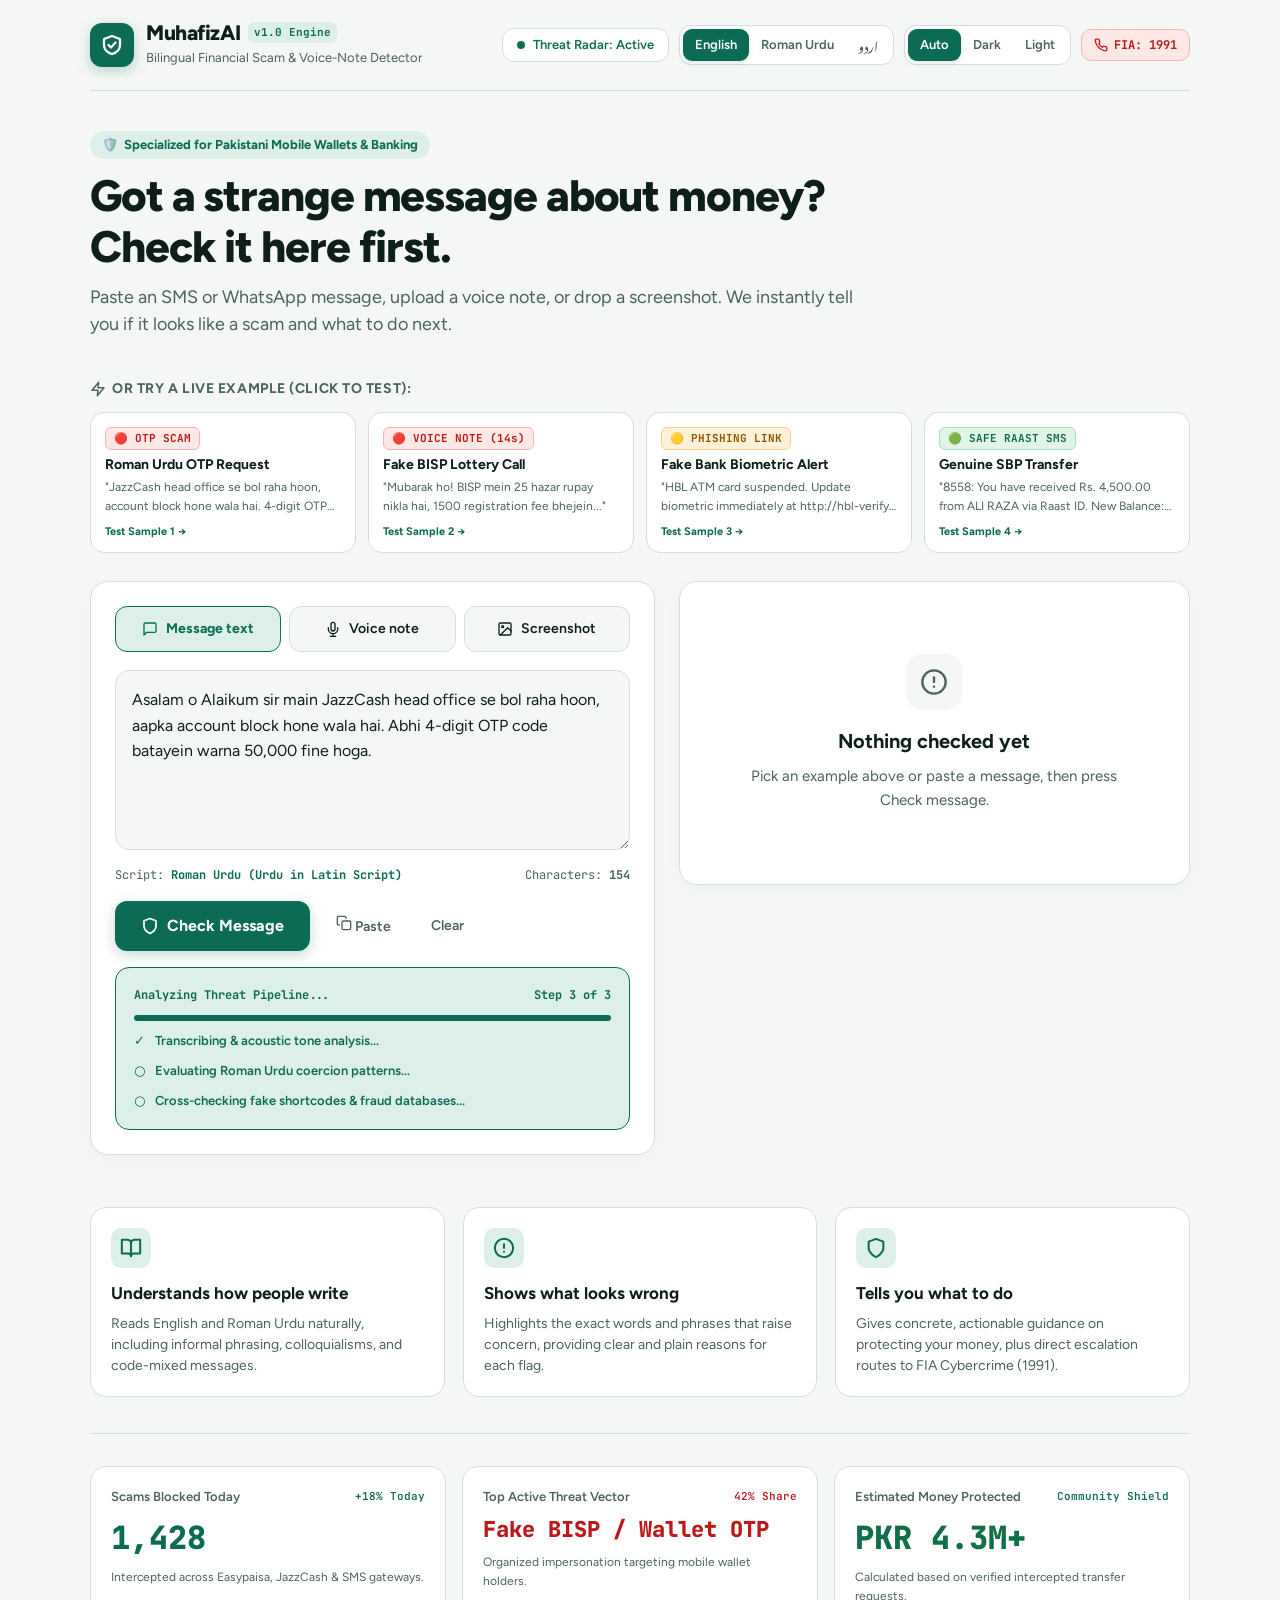
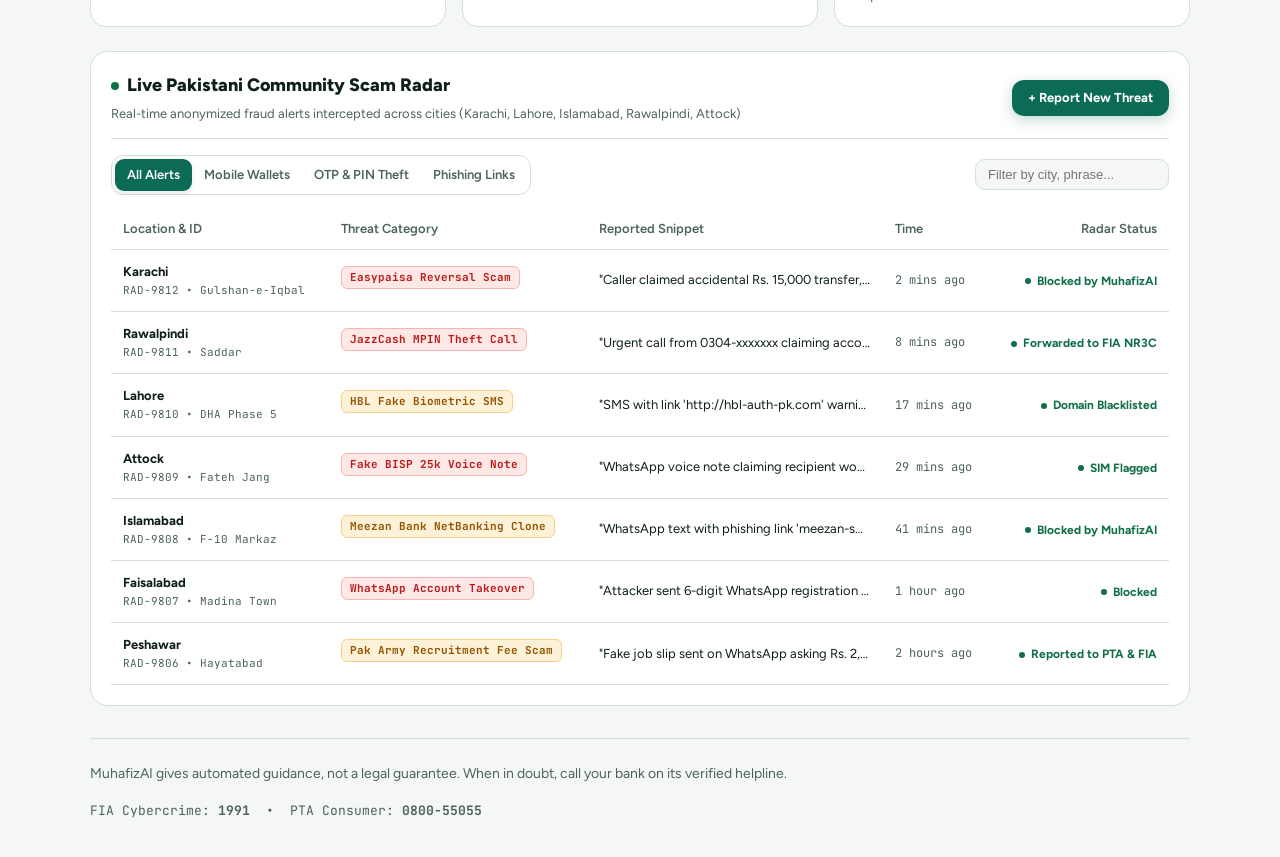
<file: index.html>
<!DOCTYPE html>
<html lang="en">

<head>
  <meta charset="utf-8">
  <meta name="viewport" content="width=device-width, initial-scale=1, viewport-fit=cover">
  <title>MuhafizAI — Bilingual Financial Scam & Voice-Note Detector</title>
  <meta name="description"
    content="AI threat detection for WhatsApp, Voice-Notes, Easypaisa, JazzCash, BISP, and Bank OTP scams in English and Roman Urdu.">

  <!-- Google Fonts: Figtree (Primary), JetBrains Mono (Telemetry), Noto Nastaliq Urdu (Urdu) -->
  <link rel="preconnect" href="https://fonts.googleapis.com">
  <link rel="preconnect" href="https://fonts.gstatic.com" crossorigin>
  <link
    href="https://fonts.googleapis.com/css2?family=Figtree:wght@400;500;600;700;800;900&family=JetBrains+Mono:wght@400;500;600;700&family=Noto+Nastaliq+Urdu:wght@400;600;700&display=swap"
    rel="stylesheet">

  <!-- Main Stylesheet -->
  <link rel="stylesheet" href="css/style.css">
</head>

<body>

  <div class="wrap">
    <!-- TOP HEADER -->
    <header>
      <div class="brand">
        <div class="logo" aria-hidden="true">
          <svg width="24" height="24" viewBox="0 0 24 24" fill="none" stroke="currentColor" stroke-width="2.3"
            stroke-linecap="round" stroke-linejoin="round">
            <path d="M12 3l8 3v6c0 4.5-3.2 7.6-8 9-4.8-1.4-8-4.5-8-9V6l8-3z" />
            <path d="M8.5 12l2.5 2.5 4.5-5" />
          </svg>
        </div>
        <div class="brand-text">
          <div style="display:flex; align-items:center; gap:8px;">
            <b>MuhafizAI</b>
            <span
              style="font-family:'JetBrains Mono',monospace; font-size:11px; padding:2px 6px; border-radius:6px; background:var(--brand-soft); color:var(--brand); font-weight:700;">v1.0
              Engine</span>
          </div>
          <span id="appTagline">Bilingual Financial Scam & Voice-Note Detector</span>
        </div>
      </div>

      <div class="header-controls">
        <!-- Live Radar Status -->
        <div class="radar-chip">
          <span class="radar-dot"></span>
          <span id="radarStatusText">Threat Radar: Active</span>
        </div>

        <!-- Language Toggle Switcher -->
        <div class="seg" role="group" aria-label="Language">
          <button id="langEn" class="active" aria-pressed="true">English</button>
          <button id="langRoman" aria-pressed="false">Roman Urdu</button>
          <button id="langUr" aria-pressed="false" style="font-family:'Noto Nastaliq Urdu',serif;">اردو</button>
        </div>

        <!-- Theme Switcher (Light / Dark) -->
        <div class="seg" role="group" aria-label="Theme">
          <button id="themeAuto" class="active" title="System Theme">Auto</button>
          <button id="themeDark" title="Dark Obsidian Theme">Dark</button>
          <button id="themeLight" title="Clean Light Theme">Light</button>
        </div>

        <!-- Emergency Helpline Badge -->
        <a href="tel:1991"
          style="display:inline-flex; align-items:center; gap:6px; text-decoration:none; font-family:'JetBrains Mono',monospace; font-size:12px; font-weight:700; color:var(--danger); background:var(--danger-soft); border:1px solid var(--danger-border); padding:6px 12px; border-radius:10px;"
          title="FIA NR3C Cyber Crime Helpdesk">
          <svg width="14" height="14" viewBox="0 0 24 24" fill="none" stroke="currentColor" stroke-width="2.2"
            stroke-linecap="round" stroke-linejoin="round">
            <path
              d="M22 16.92v3a2 2 0 0 1-2.18 2 19.79 19.79 0 0 1-8.63-3.07 19.5 19.5 0 0 1-6-6 19.79 19.79 0 0 1-3.07-8.67A2 2 0 0 1 4.11 2h3a2 2 0 0 1 2 1.72 12.84 12.84 0 0 0 .7 2.81 2 2 0 0 1-.45 2.11L8.09 9.91a16 16 0 0 0 6 6l1.27-1.27a2 2 0 0 1 2.11-.45 12.84 12.84 0 0 0 2.81.7A2 2 0 0 1 22 16.92z" />
          </svg>
          <span>FIA: 1991</span>
        </a>
      </div>
    </header>

    <!-- HERO SECTION -->
    <section class="hero">
      <div class="hero-pill">
        <span>🛡️</span>
        <span id="heroBannerTag">Specialized for Pakistani Mobile Wallets & Banking</span>
      </div>
      <h1 id="heroTitle">Got a strange message about money? Check it here first.</h1>
      <p class="lead" id="heroSubtitle">Paste an SMS or WhatsApp message, upload a voice note, or drop a screenshot. We
        instantly tell you if it looks like a scam and what to do next.</p>
    </section>

    <!-- QUICK DEMO SCENARIOS BAR ("Or try an example") -->
    <section class="demo-section">
      <div class="demo-title">
        <svg width="16" height="16" viewBox="0 0 24 24" fill="none" stroke="currentColor" stroke-width="2.2"
          stroke-linecap="round" stroke-linejoin="round">
          <polygon points="13 2 3 14 12 14 11 22 21 10 12 10 13 2" />
        </svg>
        <span id="demoScenariosLabel">Or try a live example (Click to test):</span>
      </div>
      <div class="samples-grid">
        <!-- Sample 1: OTP Scam -->
        <button class="sample-card" id="btnSample1">
          <div>
            <span class="sample-tag critical">🔴 OTP SCAM</span>
            <b id="s1Title">Roman Urdu OTP Request</b>
            <small id="s1Desc">"JazzCash head office se bol raha hoon, account block hone wala hai. 4-digit OTP
              batayein..."</small>
          </div>
          <span style="font-size:11px; color:var(--brand); font-weight:700; margin-top:8px;">Test Sample 1 →</span>
        </button>

        <!-- Sample 2: BISP Voice Note -->
        <button class="sample-card" id="btnSample2">
          <div>
            <span class="sample-tag critical">🔴 VOICE NOTE (14s)</span>
            <b id="s2Title">Fake BISP Lottery Call</b>
            <small id="s2Desc">"Mubarak ho! BISP mein 25 hazar rupay nikla hai, 1500 registration fee
              bhejein..."</small>
          </div>
          <span style="font-size:11px; color:var(--brand); font-weight:700; margin-top:8px;">Test Sample 2 →</span>
        </button>

        <!-- Sample 3: Phishing Link -->
        <button class="sample-card" id="btnSample3">
          <div>
            <span class="sample-tag warn">🟡 PHISHING LINK</span>
            <b id="s3Title">Fake Bank Biometric Alert</b>
            <small id="s3Desc">"HBL ATM card suspended. Update biometric immediately at
              http://hbl-verify-pk-login.com"</small>
          </div>
          <span style="font-size:11px; color:var(--brand); font-weight:700; margin-top:8px;">Test Sample 3 →</span>
        </button>

        <!-- Sample 4: Safe Raast Transfer -->
        <button class="sample-card" id="btnSample4">
          <div>
            <span class="sample-tag ok">🟢 SAFE RAAST SMS</span>
            <b id="s4Title">Genuine SBP Transfer</b>
            <small id="s4Desc">"8558: You have received Rs. 4,500.00 from ALI RAZA via Raast ID. New Balance:
              18,240."</small>
          </div>
          <span style="font-size:11px; color:var(--brand); font-weight:700; margin-top:8px;">Test Sample 4 →</span>
        </button>
      </div>
    </section>

    <!-- MAIN INTERACTIVE WORKSPACE (2-COLUMN GRID) -->
    <main class="workspace-grid">

      <!-- LEFT COLUMN: MULTI-MODAL INPUT HUB -->
      <section class="card" aria-label="Scam Threat Checker">

        <!-- Tab Headers -->
        <div class="tabs" role="tablist">
          <button id="tabBtnText" class="active" role="tab" aria-selected="true">
            <svg width="16" height="16" viewBox="0 0 24 24" fill="none" stroke="currentColor" stroke-width="2"
              stroke-linecap="round" stroke-linejoin="round">
              <path d="M21 15a2 2 0 0 1-2 2H7l-4 4V5a2 2 0 0 1 2-2h14a2 2 0 0 1 2 2z" />
            </svg>
            <span id="tabLabelText">Message text</span>
          </button>
          <button id="tabBtnVoice" role="tab" aria-selected="false">
            <svg width="16" height="16" viewBox="0 0 24 24" fill="none" stroke="currentColor" stroke-width="2"
              stroke-linecap="round" stroke-linejoin="round">
              <path d="M12 2a3 3 0 0 0-3 3v7a3 3 0 0 0 6 0V5a3 3 0 0 0-3-3z" />
              <path d="M19 10v2a7 7 0 0 1-14 0v-2" />
              <line x1="12" y1="19" x2="12" y2="23" />
              <line x1="8" y1="23" x2="16" y2="23" />
            </svg>
            <span id="tabLabelVoice">Voice note</span>
          </button>
          <button id="tabBtnOcr" role="tab" aria-selected="false">
            <svg width="16" height="16" viewBox="0 0 24 24" fill="none" stroke="currentColor" stroke-width="2"
              stroke-linecap="round" stroke-linejoin="round">
              <rect x="3" y="3" width="18" height="18" rx="2" ry="2" />
              <circle cx="8.5" cy="8.5" r="1.5" />
              <polyline points="21 15 16 10 5 21" />
            </svg>
            <span id="tabLabelOcr">Screenshot</span>
          </button>
        </div>

        <!-- TAB 1: MESSAGE TEXT -->
        <div id="panelText">
          <textarea id="threatTextInput"
            placeholder="Paste the SMS, WhatsApp message, or suspect link here..."></textarea>
          <div class="telemetry-row">
            <div>
              <span>Script: </span>
              <strong id="detectedScriptVal" style="color:var(--brand)">Roman Urdu / English</strong>
            </div>
            <div>
              <span>Characters: </span>
              <strong id="charCountVal">0</strong>
            </div>
          </div>
        </div>

        <!-- TAB 2: VOICE NOTE SCANNER -->
        <div id="panelVoice" style="display:none;">
          <div class="waveform-box">
            <canvas id="waveformCanvas"></canvas>
            <div
              style="position:absolute; top:8px; left:12px; font-size:11px; font-family:'JetBrains Mono',monospace; font-weight:700; color:var(--brand); display:flex; align-items:center; gap:6px;">
              <span class="radar-dot" style="width:6px; height:6px;"></span>
              <span id="audioStatusText">Acoustic Engine Ready</span>
            </div>
            <div id="audioTimeDisplay"
              style="position:absolute; top:8px; right:12px; font-size:11px; font-family:'JetBrains Mono',monospace; color:var(--muted);">
              00:00 / 00:14
            </div>
          </div>

          <div class="audio-controls">
            <button id="btnToggleAudioPlay" class="ghost-btn"
              style="border:1px solid var(--line); border-radius:10px; display:inline-flex; align-items:center; gap:6px;">
              <svg id="audioPlayIconSvg" width="14" height="14" viewBox="0 0 24 24" fill="currentColor">
                <polygon points="5 3 19 12 5 21 5 3" />
              </svg>
              <span id="audioPlayText">Play Sample Audio</span>
            </button>
            <button id="btnRecordVoice" class="ghost-btn"
              style="border:1px solid var(--danger-border); color:var(--danger); background:var(--danger-soft); border-radius:10px; display:inline-flex; align-items:center; gap:6px;">
              <span style="width:8px; height:8px; border-radius:50%; background:var(--danger);"></span>
              <span id="recordVoiceText">Record Live Voice Note</span>
            </button>
          </div>

          <label class="dropzone">
            <input type="file" id="voiceFileInput" accept="audio/*">
            <strong id="dVoiceText">Choose or Drop an Audio File</strong>
            <span id="dVoiceSub">Supports .mp3, .wav, .ogg, .m4a (Tap to browse)</span>
          </label>

          <div
            style="margin-top:14px; padding:12px 14px; border-radius:12px; background:var(--bg); border:1px solid var(--line);">
            <div
              style="font-size:12px; font-weight:700; color:var(--brand); margin-bottom:4px; display:flex; justify-content:space-between;">
              <span id="voiceTranscriptTitle">Transcribed Speech (Roman Urdu):</span>
              <span style="color:var(--ok); font-family:'JetBrains Mono',monospace;">98% Fidelity</span>
            </div>
            <p id="voiceTranscriptDisplay"
              style="margin:0; font-size:14px; font-style:italic; line-height:1.6; color:var(--ink);">
              "Mubarak ho! Aapka Benazir Income Support mein 25 hazar rupay nikla hai, abhi is number par 1500 rupay
              registration fee bhejein..."
            </p>
          </div>
        </div>

        <!-- TAB 3: SCREENSHOT OCR SCANNER -->
        <div id="panelOcr" style="display:none;">
          <div class="ocr-box">
            <div id="ocrPreviewContainer"
              style="width:100%; height:100%; display:flex; align-items:center; justify-content:center;">
              <!-- Loaded dynamically with SVG preview -->
            </div>
            <div id="ocrLaserBar" class="ocr-laser-line" style="display:none;"></div>
          </div>

          <div class="ocr-presets">
            <button id="btnPresetReceipt" class="ocr-preset-btn">📄 Sample Fake Easypaisa Slip</button>
            <button id="btnPresetChat" class="ocr-preset-btn">💬 Sample WhatsApp Chat</button>
          </div>

          <label class="dropzone" style="min-height:100px; padding:16px;">
            <input type="file" id="ocrImageInput" accept="image/*">
            <strong>Drop payment slip or chat screenshot</strong>
            <span>Upload custom image to trigger optical scanning</span>
          </label>

          <div
            style="margin-top:14px; padding:12px 14px; border-radius:12px; background:var(--bg); border:1px solid var(--line);">
            <div style="font-size:12px; font-weight:700; color:var(--brand); margin-bottom:4px;">
              <span>Extracted OCR Text:</span>
            </div>
            <p id="ocrExtractedDisplay"
              style="margin:0; font-size:13px; font-family:'JetBrains Mono',monospace; line-height:1.6; color:var(--ink);">
              Easypaisa Transfer Successful! Transferred PKR 50,000.00 to account 0301-8729104. TxID: EP-9821481. Note:
              Amount will be credited after 1500 PKR tax verification fee is paid to agent.
            </p>
          </div>
        </div>

        <!-- PRIMARY ACTION BUTTONS -->
        <div class="actions">
          <button class="primary-btn" id="check">
            <svg width="18" height="18" viewBox="0 0 24 24" fill="none" stroke="currentColor" stroke-width="2.3"
              stroke-linecap="round" stroke-linejoin="round">
              <path d="M12 22s8-4 8-10V5l-8-3-8 3v7c0 6 8 10 8 10z" />
            </svg>
            <span id="checkBtnText">Check Message</span>
          </button>
          <button class="ghost-btn" id="btnPasteClipboard" title="Paste from clipboard">
            <svg width="16" height="16" viewBox="0 0 24 24" fill="none" stroke="currentColor" stroke-width="2"
              stroke-linecap="round" stroke-linejoin="round">
              <rect x="9" y="9" width="13" height="13" rx="2" ry="2" />
              <path d="M5 15H4a2 2 0 0 1-2-2V4a2 2 0 0 1 2-2h9a2 2 0 0 1 2 2v1" />
            </svg>
            <span id="pasteBtnText">Paste</span>
          </button>
          <button class="ghost-btn" id="clear">
            <span id="clearBtnText">Clear</span>
          </button>
        </div>

        <!-- SCANNING LOADER ANIMATION (1.5s multi-step scan) -->
        <div id="scanLoader" class="scan-loader" style="display:none;">
          <div
            style="display:flex; justify-content:space-between; font-size:12px; font-family:'JetBrains Mono',monospace; font-weight:700; color:var(--brand);">
            <span id="scanStatusTitle">Analyzing Threat Pipeline...</span>
            <span id="scanStepNumber">Step 1 of 3</span>
          </div>
          <div class="scan-bar-bg">
            <div id="scanBarFill" class="scan-bar-fill"></div>
          </div>
          <div class="scan-step active" id="scanStep1">
            <span>✓</span> <span id="scanStep1Text">Transcribing & acoustic tone analysis...</span>
          </div>
          <div class="scan-step" id="scanStep2">
            <span>○</span> <span id="scanStep2Text">Evaluating Roman Urdu coercion patterns...</span>
          </div>
          <div class="scan-step" id="scanStep3">
            <span>○</span> <span id="scanStep3Text">Cross-checking fake shortcodes & fraud databases...</span>
          </div>
        </div>

      </section>

      <!-- RIGHT COLUMN: REAL-TIME THREAT INTELLIGENCE DASHBOARD -->
      <section class="card result-card" id="resultContainer" aria-live="polite">

        <!-- EMPTY STATE (Default before check) -->
        <div id="emptyResultView" class="empty-state">
          <div class="empty-icon">
            <svg width="28" height="28" viewBox="0 0 24 24" fill="none" stroke="currentColor" stroke-width="2"
              stroke-linecap="round" stroke-linejoin="round">
              <circle cx="12" cy="12" r="10" />
              <line x1="12" y1="8" x2="12" y2="12" />
              <line x1="12" y1="16" x2="12.01" y2="16" />
            </svg>
          </div>
          <b id="emptyTitle">Nothing checked yet</b>
          <p id="emptyBody" style="margin:0; font-size:15px; color:var(--muted); max-width:40ch; margin:0 auto;">
            Pick an example above or paste a message, then press Check message.
          </p>
        </div>

        <!-- ACTIVE ANALYSIS DASHBOARD VIEW -->
        <div id="activeResultView" style="display:none;">

          <!-- Verdict Header with Radial Gauge -->
          <div class="verdict-header">
            <div class="gauge-wrap">
              <svg viewBox="0 0 112 112">
                <circle class="gauge-track" cx="56" cy="56" r="49" />
                <circle class="gauge-fill" id="gaugeArc" cx="56" cy="56" r="49" stroke-dasharray="307.87"
                  stroke-dashoffset="307.87" />
              </svg>
              <div class="gauge-val" id="gaugeScoreNumber">98%</div>
            </div>

            <div class="verdict-info">
              <span class="verdict-badge" id="verdictBadge">Likely a scam</span>
              <h3 class="verdict-title" id="verdictTitle">Do not reply, share codes or click links.</h3>
              <p class="verdict-sub" id="verdictCategory">OTP Harvesting & Authority Impersonation</p>
              <div style="font-family:'JetBrains Mono',monospace; font-size:11px; color:var(--muted); margin-top:4px;">
                <span>AI Confidence: <strong id="valConfidence" style="color:var(--brand)">99.4%</strong></span>
                <span> • </span>
                <span>Latency: <strong id="valLatency">142ms</strong></span>
              </div>
            </div>
          </div>

          <!-- Highlighted Message Box -->
          <h2 class="section-subtitle" id="yourMessageLabel">The message with flagged triggers</h2>
          <div class="analyzed-msg" id="analyzedMsgBox" dir="ltr">
            <!-- Dynamically populated with <mark> tags -->
          </div>

          <!-- Audio Timeline Flagging (Conditionally displayed for voice notes / Sample 2) -->
          <div id="voiceTimelineContainer" style="display:none; margin:16px 0;">
            <div
              style="display:flex; justify-content:space-between; font-size:12px; font-weight:700; color:var(--muted); text-transform:uppercase;">
              <span id="timelineTitleLabel">Audio Timeline Threat Markers</span>
              <span id="scrubTimeReadout" style="color:var(--brand); font-family:'JetBrains Mono',monospace;">00:00 /
                00:14</span>
            </div>

            <div class="timeline-track-wrap" id="timelineTrack" title="Click to scrub audio">
              <div class="timeline-fill" id="timelineProgressFill" style="width:0%;"></div>
              <div class="timeline-playhead-bar" id="timelinePlayhead" style="left:0%;"></div>

              <div class="timeline-pill" style="left:14%; width:22%;">0:02 Impersonation</div>
              <div class="timeline-pill"
                style="left:42%; width:22%; background:var(--warn-soft); color:var(--warn); border-color:var(--warn-border);">
                0:06 Fake Prize</div>
              <div class="timeline-pill" style="left:71%; width:26%;">0:10 Fee Extortion</div>
            </div>
          </div>

          <!-- "Why we think so" Flags List -->
          <h2 class="section-subtitle" id="whyWeThinkSoLabel">Why we think so</h2>
          <ul class="flags-list" id="flagsList">
            <!-- Populated dynamically -->
          </ul>

          <!-- "What to do" Next Steps Card -->
          <div class="next-card" id="nextActionCard">
            <div style="display:flex; align-items:center; gap:8px; margin-bottom:4px;">
              <span style="font-size:18px;">⚠️</span>
              <b id="nextCardHeading">What to do:</b>
            </div>
            <p id="nextCardText" style="margin:0; font-size:14px; line-height:1.55;">
              Do not share any code or PIN. Block the sender and report it to FIA on 1991 or to your bank's official
              helpline.
            </p>

            <div class="action-row">
              <!-- Web Speech API TTS Warning -->
              <button class="action-pill-btn" id="btnPlayTTS">
                <svg id="ttsIconSvg" width="15" height="15" viewBox="0 0 24 24" fill="none" stroke="currentColor"
                  stroke-width="2" stroke-linecap="round" stroke-linejoin="round">
                  <polygon points="11 5 6 9 2 9 2 15 6 15 11 19 11 5" />
                  <path d="M19.07 4.93a10 10 0 0 1 0 14.14M15.54 8.46a5 5 0 0 1 0 7.07" />
                </svg>
                <span id="ttsBtnText">Play Audio Warning (TTS)</span>
              </button>

              <!-- FIA NR3C Formal Report Modal -->
              <button class="action-pill-btn" id="btnOpenFiaModal">
                <svg width="15" height="15" viewBox="0 0 24 24" fill="none" stroke="currentColor" stroke-width="2"
                  stroke-linecap="round" stroke-linejoin="round">
                  <path d="M14 2H6a2 2 0 0 0-2 2v16a2 2 0 0 0 2 2h12a2 2 0 0 0 2-2V8z" />
                  <polyline points="14 2 14 8 20 8" />
                  <line x1="16" y1="13" x2="8" y2="13" />
                  <line x1="16" y1="17" x2="8" y2="17" />
                  <polyline points="10 9 9 9 8 9" />
                </svg>
                <span id="fiaBtnText">Generate FIA Report</span>
              </button>

              <!-- Share Alert on WhatsApp -->
              <button class="action-pill-btn" id="btnShareWhatsApp">
                <svg width="15" height="15" viewBox="0 0 24 24" fill="none" stroke="currentColor" stroke-width="2"
                  stroke-linecap="round" stroke-linejoin="round">
                  <circle cx="18" cy="5" r="3" />
                  <circle cx="6" cy="12" r="3" />
                  <circle cx="18" cy="19" r="3" />
                  <line x1="8.59" y1="13.51" x2="15.42" y2="17.49" />
                  <line x1="15.41" y1="6.51" x2="8.59" y2="10.49" />
                </svg>
                <span id="waBtnText">Share Alert on WhatsApp</span>
              </button>
            </div>
          </div>

        </div>

      </section>

    </main>

    <!-- TRUST & HOW IT WORKS SECTION (Value Props) -->
    <section class="how-section">
      <div class="how-item">
        <div class="how-icon">
          <svg width="22" height="22" viewBox="0 0 24 24" fill="none" stroke="currentColor" stroke-width="2.2"
            stroke-linecap="round" stroke-linejoin="round">
            <path d="M2 3h6a4 4 0 0 1 4 4v14a3 3 0 0 0-3-3H2z" />
            <path d="M22 3h-6a4 4 0 0 0-4 4v14a3 3 0 0 1 3-3h7z" />
          </svg>
        </div>
        <h4 id="how1Title">Understands how people write</h4>
        <p id="how1Desc">Reads English and Roman Urdu naturally, including informal phrasing, colloquialisms, and
          code-mixed messages.</p>
      </div>

      <div class="how-item">
        <div class="how-icon">
          <svg width="22" height="22" viewBox="0 0 24 24" fill="none" stroke="currentColor" stroke-width="2.2"
            stroke-linecap="round" stroke-linejoin="round">
            <circle cx="12" cy="12" r="10" />
            <line x1="12" y1="8" x2="12" y2="12" />
            <line x1="12" y1="16" x2="12.01" y2="16" />
          </svg>
        </div>
        <h4 id="how2Title">Shows what looks wrong</h4>
        <p id="how2Desc">Highlights the exact words and phrases that raise concern, providing clear and plain reasons
          for each flag.</p>
      </div>

      <div class="how-item">
        <div class="how-icon">
          <svg width="22" height="22" viewBox="0 0 24 24" fill="none" stroke="currentColor" stroke-width="2.2"
            stroke-linecap="round" stroke-linejoin="round">
            <path d="M12 22s8-4 8-10V5l-8-3-8 3v7c0 6 8 10 8 10z" />
          </svg>
        </div>
        <h4 id="how3Title">Tells you what to do</h4>
        <p id="how3Desc">Gives concrete, actionable guidance on protecting your money, plus direct escalation routes to
          FIA Cybercrime (1991).</p>
      </div>
    </section>

    <!-- LIVE COMMUNITY SCAM RADAR SECTION -->
    <section class="community-section">
      <!-- 3 Metrics Cards -->
      <div class="metrics-grid">
        <div class="metric-card">
          <div class="metric-label">
            <span id="metric1Label">Scams Blocked Today</span>
            <span style="font-size:11px; color:var(--ok); font-family:'JetBrains Mono',monospace;">+18% Today</span>
          </div>
          <div class="metric-val" id="metricBlockedCount">1,428</div>
          <div class="metric-desc">Intercepted across Easypaisa, JazzCash & SMS gateways.</div>
        </div>

        <div class="metric-card">
          <div class="metric-label">
            <span id="metric2Label">Top Active Threat Vector</span>
            <span style="font-size:11px; color:var(--danger); font-family:'JetBrains Mono',monospace;">42% Share</span>
          </div>
          <div class="metric-val" style="font-size:22px; color:var(--danger);" id="metricTopScam">Fake BISP / Wallet OTP
          </div>
          <div class="metric-desc">Organized impersonation targeting mobile wallet holders.</div>
        </div>

        <div class="metric-card">
          <div class="metric-label">
            <span id="metric3Label">Estimated Money Protected</span>
            <span style="font-size:11px; color:var(--brand); font-family:'JetBrains Mono',monospace;">Community
              Shield</span>
          </div>
          <div class="metric-val" style="color:var(--ok);" id="metricMoneySaved">PKR 4.2M+</div>
          <div class="metric-desc">Calculated based on verified intercepted transfer requests.</div>
        </div>
      </div>

      <!-- Live Community Feed Table -->
      <div class="feed-container">
        <div class="feed-header">
          <div>
            <h3 style="margin:0; font-size:18px; font-weight:800; display:flex; align-items:center; gap:8px;">
              <span class="radar-dot" style="display:inline-block;"></span>
              <span id="radarFeedTitle">Live Pakistani Community Scam Radar</span>
            </h3>
            <p style="margin:4px 0 0; font-size:13px; color:var(--muted);" id="radarFeedSub">
              Real-time anonymized fraud alerts intercepted across cities (Karachi, Lahore, Islamabad, Rawalpindi,
              Attock)
            </p>
          </div>

          <button class="primary-btn" id="btnOpenReportModal" style="padding:8px 16px; font-size:13px;">
            <span id="reportScamBtnText">+ Report New Threat</span>
          </button>
        </div>

        <!-- Filter Bar -->
        <div class="feed-filter-bar">
          <div class="seg" role="group">
            <button class="filter-tab active" data-filter="all">All Alerts</button>
            <button class="filter-tab" data-filter="wallet">Mobile Wallets</button>
            <button class="filter-tab" data-filter="otp">OTP & PIN Theft</button>
            <button class="filter-tab" data-filter="phishing">Phishing Links</button>
          </div>

          <input type="text" id="communitySearchInput" placeholder="Filter by city, phrase..."
            style="border:1px solid var(--line); background:var(--bg); color:var(--ink); border-radius:10px; padding:7px 12px; font-size:13px; outline:none; max-width:220px;">
        </div>

        <!-- Feed Table -->
        <div style="overflow-x:auto;">
          <table class="feed-table">
            <thead>
              <tr>
                <th>Location & ID</th>
                <th>Threat Category</th>
                <th>Reported Snippet</th>
                <th>Time</th>
                <th style="text-align:right;">Radar Status</th>
              </tr>
            </thead>
            <tbody id="communityFeedTbody">
              <!-- Dynamically populated from js/community-data.js -->
            </tbody>
          </table>
        </div>
      </div>
    </section>

    <!-- FOOTER -->
    <footer>
      <span id="footerDisclaimer">MuhafizAI gives automated guidance, not a legal guarantee. When in doubt, call your
        bank on its verified helpline.</span>
      <div style="display:flex; gap:16px; font-family:'JetBrains Mono',monospace; font-size:13px;">
        <span>FIA Cybercrime: <strong>1991</strong></span>
        <span>•</span>
        <span>PTA Consumer: <strong>0800-55055</strong></span>
      </div>
    </footer>

  </div>

  <!-- MODAL 1: FIA CYBERCRIME DOSSIER -->
  <div id="fiaModal" class="modal-overlay" style="display:none;">
    <div class="modal-content">
      <div class="modal-header">
        <div>
          <h3 id="modalFiaTitle">FIA NR3C Cybercrime Digital Evidence Dossier</h3>
          <p style="margin:2px 0 0; font-size:12px; color:var(--muted);">Formulated pursuant to Prevention of Electronic
            Crimes Act (PECA 2016)</p>
        </div>
        <button class="modal-close" id="btnCloseFiaModal">✕</button>
      </div>

      <div
        style="display:grid; grid-template-columns:repeat(3, 1fr); gap:10px; margin-bottom:14px; font-family:'JetBrains Mono',monospace; font-size:12px;">
        <div style="padding:8px 10px; border-radius:8px; background:var(--bg); border:1px solid var(--line);">
          <span style="color:var(--muted); font-size:10px; display:block;">CASE REFERENCE</span>
          <b id="dossierCaseId" style="color:var(--brand)">FIA-2026-98124</b>
        </div>
        <div style="padding:8px 10px; border-radius:8px; background:var(--bg); border:1px solid var(--line);">
          <span style="color:var(--muted); font-size:10px; display:block;">STATUTE VIOLATION</span>
          <b style="color:var(--danger)">PECA Sec. 13 & 14</b>
        </div>
        <div style="padding:8px 10px; border-radius:8px; background:var(--bg); border:1px solid var(--line);">
          <span style="color:var(--muted); font-size:10px; display:block;">SHA-256 DIGEST</span>
          <b id="dossierHash"
            style="color:var(--ink); font-size:11px; overflow:hidden; text-overflow:ellipsis; display:block;">a78f...4e91</b>
        </div>
      </div>

      <textarea id="fiaDossierText" rows="10" readonly
        style="font-family:'JetBrains Mono',monospace; font-size:12px; line-height:1.6;"></textarea>

      <div
        style="display:flex; justify-content:space-between; align-items:center; margin-top:14px; flex-wrap:wrap; gap:10px;">
        <span style="font-size:12px; color:var(--muted); font-family:'JetBrains Mono',monospace;">Submit to:
          helpdesk@nr3c.gov.pk</span>
        <div style="display:flex; gap:8px;">
          <button class="primary-btn" id="btnCopyDossier" style="padding:8px 14px; font-size:13px;">
            <span id="copyDossierText">Copy Dossier</span>
          </button>
          <button class="ghost-btn" id="btnDownloadDossier"
            style="border:1px solid var(--line); border-radius:10px; padding:8px 14px; font-size:13px;">
            Download .txt
          </button>
        </div>
      </div>
    </div>
  </div>

  <!-- MODAL 2: REPORT THREAT MODAL -->
  <div id="reportModal" class="modal-overlay" style="display:none;">
    <div class="modal-content" style="max-width:500px;">
      <div class="modal-header">
        <h3>Report Threat to Community Radar</h3>
        <button class="modal-close" id="btnCloseReportModal">✕</button>
      </div>

      <form id="reportThreatForm" style="display:grid; gap:12px; font-size:14px;">
        <div>
          <label style="display:block; font-weight:600; margin-bottom:4px; color:var(--muted);">City / District:</label>
          <select id="reportCity"
            style="width:100%; padding:10px; border-radius:10px; border:1px solid var(--line); background:var(--bg); color:var(--ink); font:inherit;">
            <option value="Karachi">Karachi</option>
            <option value="Lahore">Lahore</option>
            <option value="Islamabad">Islamabad</option>
            <option value="Rawalpindi">Rawalpindi</option>
            <option value="Attock">Attock</option>
            <option value="Faisalabad">Faisalabad</option>
            <option value="Peshawar">Peshawar</option>
            <option value="Multan">Multan</option>
            <option value="Quetta">Quetta</option>
          </select>
        </div>

        <div>
          <label style="display:block; font-weight:600; margin-bottom:4px; color:var(--muted);">Scam Type:</label>
          <select id="reportType"
            style="width:100%; padding:10px; border-radius:10px; border:1px solid var(--line); background:var(--bg); color:var(--ink); font:inherit;">
            <option value="wallet">Mobile Wallet Fraud (Easypaisa / JazzCash)</option>
            <option value="otp">OTP / PIN Credential Theft</option>
            <option value="phishing">Phishing Link / Website</option>
          </select>
        </div>

        <div>
          <label style="display:block; font-weight:600; margin-bottom:4px; color:var(--muted);">Offender Phone Number or
            Fake Link:</label>
          <input type="text" id="reportOffender" placeholder="e.g. 0304-xxxxxxx or fake link" required
            style="width:100%; padding:10px; border-radius:10px; border:1px solid var(--line); background:var(--bg); color:var(--ink); font:inherit;">
        </div>

        <div>
          <label style="display:block; font-weight:600; margin-bottom:4px; color:var(--muted);">Message / Call
            Description:</label>
          <textarea id="reportSnippet" rows="3" placeholder="Briefly describe what the caller or message claimed..."
            required style="min-height:80px;"></textarea>
        </div>

        <button type="submit" class="primary-btn" style="width:100%; justify-content:center; margin-top:8px;">
          Submit to Live Community Radar
        </button>
      </form>
    </div>
  </div>

  <!-- SCRIPTS -->
  <script src="js/translations.js"></script>
  <script src="js/analyzer.js"></script>
  <script src="js/audio-engine.js"></script>
  <script src="js/ocr-engine.js"></script>
  <script src="js/community-data.js"></script>
  <script src="js/app.js"></script>

</body>

</html>
</file>
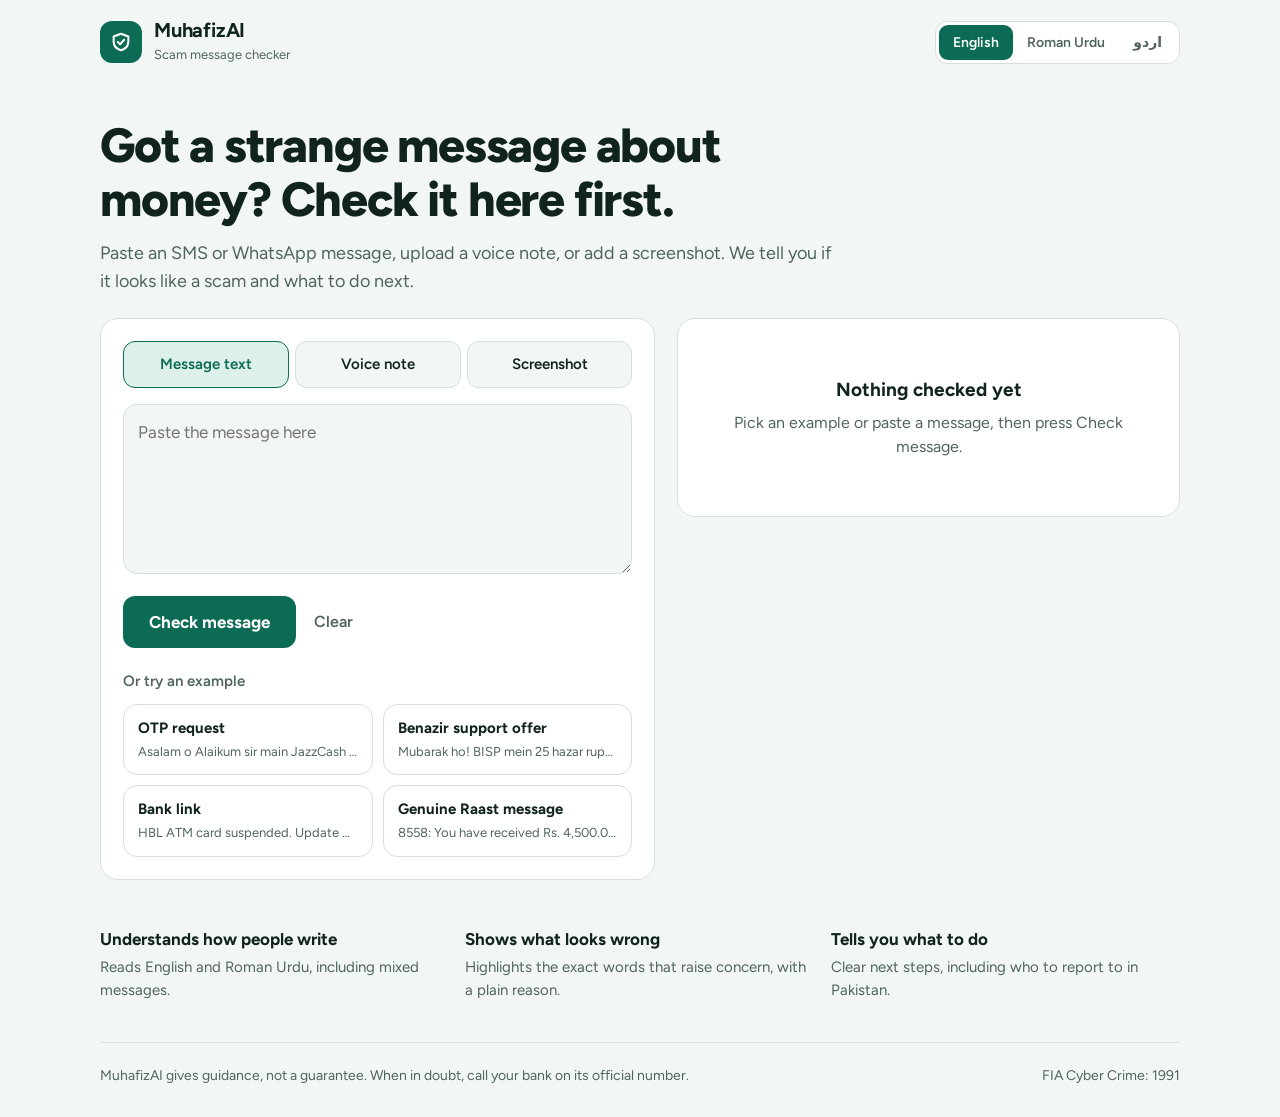
<file: MuhafizAI Redesign.html>
<!DOCTYPE html>
<html lang="en">
<head>
<meta charset="utf-8">
<meta name="viewport" content="width=device-width, initial-scale=1, viewport-fit=cover">
<title>MuhafizAI - Check a message before you trust it</title>
<link rel="preconnect" href="https://fonts.googleapis.com">
<link href="https://fonts.googleapis.com/css2?family=Figtree:wght@400;500;600;700;800&family=Noto+Nastaliq+Urdu:wght@400;600&display=swap" rel="stylesheet">
<style>
:root{--bg:#F2F6F5;--surface:#FFFFFF;--ink:#10231F;--muted:#506560;--line:#D6E0DD;--brand:#0C6B54;--brand-ink:#FFFFFF;--brand-soft:#DDF0EA;--danger:#B42318;--danger-soft:#FDE8E6;--warn:#9A5B00;--warn-soft:#FDF0D5;--ok:#157347;--ok-soft:#DFF3E6;color-scheme:light;box-sizing:border-box;padding-top:env(safe-area-inset-top,0px);padding-bottom:env(safe-area-inset-bottom,0px)}
@media (prefers-color-scheme:dark){:root:not([data-theme="light"]){--bg:#0E1A18;--surface:#152623;--ink:#E7F1EE;--muted:#9DB5AF;--line:#26403B;--brand:#3DBB97;--brand-ink:#06251D;--brand-soft:#163A31;--danger:#FF8A7E;--danger-soft:#3A1B18;--warn:#F2B661;--warn-soft:#37290F;--ok:#6FD39A;--ok-soft:#14301F;color-scheme:dark}}
:root[data-theme="dark"]{--bg:#0E1A18;--surface:#152623;--ink:#E7F1EE;--muted:#9DB5AF;--line:#26403B;--brand:#3DBB97;--brand-ink:#06251D;--brand-soft:#163A31;--danger:#FF8A7E;--danger-soft:#3A1B18;--warn:#F2B661;--warn-soft:#37290F;--ok:#6FD39A;--ok-soft:#14301F;color-scheme:dark}
*{box-sizing:border-box}
html{scroll-padding-top:env(safe-area-inset-top,0px)}
body{margin:0;background:var(--bg);color:var(--ink);font-family:Figtree,system-ui,-apple-system,"Segoe UI",Roboto,sans-serif;font-size:16px;line-height:1.55}
body.ur{font-family:"Noto Nastaliq Urdu",Figtree,serif;line-height:2}
.wrap{max-width:1120px;margin:0 auto;padding:0 20px}
header{display:flex;align-items:center;justify-content:space-between;gap:12px;padding:18px 0;flex-wrap:wrap}
.brand{display:flex;align-items:center;gap:12px}
.logo{width:42px;height:42px;border-radius:12px;background:var(--brand);color:var(--brand-ink);display:grid;place-items:center}
.brand b{font-size:20px;letter-spacing:-.01em;display:block;line-height:1.2}
.brand span{font-size:13px;color:var(--muted)}
.seg{display:inline-flex;background:var(--surface);border:1px solid var(--line);border-radius:12px;padding:3px}
.seg button{border:0;background:transparent;color:var(--muted);font:inherit;font-size:14px;font-weight:600;padding:7px 14px;border-radius:9px;cursor:pointer}
.seg button[aria-pressed="true"],.seg button[aria-selected="true"]{background:var(--brand);color:var(--brand-ink)}
button:focus-visible,textarea:focus-visible,a:focus-visible,label:focus-within{outline:3px solid var(--brand);outline-offset:2px}
.hero{padding:34px 0 22px;max-width:760px}
h1{font-size:clamp(30px,5vw,48px);line-height:1.12;letter-spacing:-.025em;margin:0 0 14px;font-weight:800}
body.ur h1{line-height:1.5}
.lead{font-size:18px;color:var(--muted);margin:0;max-width:62ch}
.grid{display:grid;grid-template-columns:minmax(0,1.05fr) minmax(0,.95fr);gap:22px;align-items:start;padding-bottom:36px}
@media (max-width:860px){.grid{grid-template-columns:1fr}}
.card{background:var(--surface);border:1px solid var(--line);border-radius:18px;padding:22px}
.tabs{display:flex;gap:6px;margin-bottom:16px;flex-wrap:wrap}
.tabs button{flex:1;min-width:110px;border:1px solid var(--line);background:var(--bg);color:var(--ink);font:inherit;font-weight:600;font-size:15px;padding:11px 12px;border-radius:12px;cursor:pointer}
.tabs button[aria-selected="true"]{background:var(--brand-soft);border-color:var(--brand);color:var(--brand)}
textarea{width:100%;min-height:170px;resize:vertical;border:1px solid var(--line);background:var(--bg);color:var(--ink);border-radius:14px;padding:14px;font:inherit;font-size:17px;line-height:1.6}
.drop{display:grid;place-items:center;text-align:center;gap:6px;min-height:170px;border:2px dashed var(--line);border-radius:14px;padding:20px;color:var(--muted);cursor:pointer;background:var(--bg)}
.drop input{position:absolute;opacity:0;width:1px;height:1px}
.drop strong{color:var(--ink);font-size:17px}
.actions{display:flex;gap:10px;margin-top:14px;align-items:center;flex-wrap:wrap}
.primary{border:0;background:var(--brand);color:var(--brand-ink);font:inherit;font-weight:700;font-size:17px;padding:13px 26px;border-radius:12px;cursor:pointer}
.ghost{border:0;background:transparent;color:var(--muted);font:inherit;font-weight:600;padding:12px 8px;cursor:pointer}
h2{font-size:15px;margin:22px 0 10px;color:var(--muted);font-weight:600}
.samples{display:grid;grid-template-columns:repeat(2,minmax(0,1fr));gap:10px}
@media (max-width:520px){.samples{grid-template-columns:1fr}}
.sample{text-align:start;border:1px solid var(--line);background:var(--surface);color:var(--ink);border-radius:14px;padding:12px 14px;font:inherit;cursor:pointer}
.sample:hover{border-color:var(--brand)}
.sample b{display:block;font-size:15px}
.sample small{display:block;color:var(--muted);font-size:13px;margin-top:2px;overflow:hidden;text-overflow:ellipsis;white-space:nowrap}
.result{position:sticky;top:12px}
.empty{text-align:center;padding:34px 10px;color:var(--muted)}
.empty b{display:block;color:var(--ink);font-size:19px;margin-bottom:6px}
.verdict{display:flex;gap:18px;align-items:center}
.gauge{position:relative;width:112px;height:112px;flex:none}
.gauge svg{width:112px;height:112px;transform:rotate(-90deg)}
.gauge circle{fill:none;stroke-width:11;stroke-linecap:round}
.gauge .track{stroke:var(--line)}
.gauge .fill{transition:stroke-dashoffset .8s ease}
.gauge div{position:absolute;inset:0;display:grid;place-items:center;font-size:28px;font-weight:800}
.badge{display:inline-block;font-weight:700;font-size:14px;padding:4px 12px;border-radius:99px}
.high{--c:var(--danger);--cs:var(--danger-soft)}.mid{--c:var(--warn);--cs:var(--warn-soft)}.low{--c:var(--ok);--cs:var(--ok-soft)}
.badge{color:var(--c);background:var(--cs)}
.fill{stroke:var(--c)}
.verdict h3{margin:8px 0 2px;font-size:22px;line-height:1.25}
.verdict p{margin:0;color:var(--muted);font-size:15px}
.msg{margin:18px 0 0;padding:14px;border-radius:14px;background:var(--bg);font-size:16px;line-height:1.8;white-space:pre-wrap;word-break:break-word}
mark{background:var(--cs);color:var(--c);border-radius:5px;padding:1px 4px;font-weight:600}
.flags{list-style:none;margin:0;padding:0;display:grid;gap:8px}
.flags li{border:1px solid var(--line);border-radius:12px;padding:11px 13px}
.flags b{display:block;font-size:15px}
.flags span{color:var(--muted);font-size:14px}
.next{margin-top:16px;padding:14px;border-radius:14px;background:var(--cs);color:var(--ink);font-size:15px}
.next b{color:var(--c)}
.how{display:grid;grid-template-columns:repeat(3,minmax(0,1fr));gap:16px;padding:10px 0 40px}
@media (max-width:760px){.how{grid-template-columns:1fr}}
.how h4{margin:0 0 4px;font-size:17px}.how p{margin:0;color:var(--muted);font-size:15px}
footer{border-top:1px solid var(--line);padding:22px 0 30px;color:var(--muted);font-size:14px;display:flex;justify-content:space-between;gap:12px;flex-wrap:wrap}
@media (prefers-reduced-motion:reduce){*{transition:none!important}}
</style>
</head>
<body>
<div class="wrap">
<header>
  <div class="brand">
    <div class="logo" aria-hidden="true"><svg width="22" height="22" viewBox="0 0 24 24" fill="none" stroke="currentColor" stroke-width="2.2" stroke-linecap="round" stroke-linejoin="round"><path d="M12 3l8 3v6c0 4.5-3.2 7.6-8 9-4.8-1.4-8-4.5-8-9V6l8-3z"/><path d="M8.5 12l2.5 2.5 4.5-5"/></svg></div>
    <div><b>MuhafizAI</b><span data-t="tag">Scam message checker</span></div>
  </div>
  <div class="seg" role="group" aria-label="Language">
    <button data-lang="en" aria-pressed="true">English</button>
    <button data-lang="rn" aria-pressed="false">Roman Urdu</button>
    <button data-lang="ur" aria-pressed="false">اردو</button>
  </div>
</header>

<section class="hero">
  <h1 data-t="h1">Got a strange message about money? Check it here first.</h1>
  <p class="lead" data-t="lead">Paste an SMS or WhatsApp message, upload a voice note, or add a screenshot. We tell you if it looks like a scam and what to do next.</p>
</section>

<main class="grid">
  <section class="card" aria-label="Checker">
    <div class="tabs" role="tablist">
      <button role="tab" data-tab="text" aria-selected="true" data-t="tText">Message text</button>
      <button role="tab" data-tab="voice" aria-selected="false" data-t="tVoice">Voice note</button>
      <button role="tab" data-tab="shot" aria-selected="false" data-t="tShot">Screenshot</button>
    </div>
    <div id="pText"><textarea id="input" data-ph="ph" placeholder="Paste the message here"></textarea></div>
    <div id="pVoice" hidden><label class="drop"><input type="file" accept="audio/*" data-file><strong data-t="dVoice">Choose a voice note</strong><span data-t="dHint">Tap to select a file from your phone or computer</span><span id="fnVoice"></span></label></div>
    <div id="pShot" hidden><label class="drop"><input type="file" accept="image/*" data-file><strong data-t="dShot">Choose a screenshot</strong><span data-t="dHint">Tap to select a file from your phone or computer</span><span id="fnShot"></span></label></div>
    <div class="actions">
      <button class="primary" id="check" data-t="check">Check message</button>
      <button class="ghost" id="clear" data-t="clear">Clear</button>
    </div>
    <h2 data-t="try">Or try an example</h2>
    <div class="samples" id="samples"></div>
  </section>

  <section class="card result" aria-live="polite" id="result"></section>
</main>

<section class="how">
  <div><h4 data-t="h1a">Understands how people write</h4><p data-t="p1a">Reads English and Roman Urdu, including mixed messages.</p></div>
  <div><h4 data-t="h2a">Shows what looks wrong</h4><p data-t="p2a">Highlights the exact words that raise concern, with a plain reason.</p></div>
  <div><h4 data-t="h3a">Tells you what to do</h4><p data-t="p3a">Clear next steps, including who to report to in Pakistan.</p></div>
</section>
<footer>
  <span data-t="foot">MuhafizAI gives guidance, not a guarantee. When in doubt, call your bank on its official number.</span>
  <span>FIA Cyber Crime: 1991</span>
</footer>
</div>

<script>
const T={
en:{tag:"Scam message checker",h1:"Got a strange message about money? Check it here first.",lead:"Paste an SMS or WhatsApp message, upload a voice note, or add a screenshot. We tell you if it looks like a scam and what to do next.",tText:"Message text",tVoice:"Voice note",tShot:"Screenshot",ph:"Paste the message here",dVoice:"Choose a voice note",dShot:"Choose a screenshot",dHint:"Tap to select a file from your phone or computer",check:"Check message",clear:"Clear",try:"Or try an example",h1a:"Understands how people write",p1a:"Reads English and Roman Urdu, including mixed messages.",h2a:"Shows what looks wrong",p2a:"Highlights the exact words that raise concern, with a plain reason.",h3a:"Tells you what to do",p3a:"Clear next steps, including who to report to in Pakistan.",foot:"MuhafizAI gives guidance, not a guarantee. When in doubt, call your bank on its official number.",
 eT:"Nothing checked yet",eB:"Pick an example or paste a message, then press Check message.",risk:"risk",high:"Likely a scam",mid:"Looks suspicious",low:"Looks safe",hS:"Do not reply, share codes or click links.",mS:"Be careful before you reply or pay.",lS:"We found no common scam signs.",why:"Why we think so",none:"No warning signs found.",nx:"What to do",hN:"Do not share any code or PIN. Block the sender and report it to FIA on 1991 or to your bank's official helpline.",mN:"Verify with the company using a number you already trust before you act.",lN:"Still, never share your PIN or OTP with anyone.",yours:"The message",fileNote:"File analysis needs your backend connected. Wire the upload to your analysis API."},
rn:{tag:"Scam message checker",h1:"Paison ke bare mein ajeeb message aaya? Pehle yahan check karein.",lead:"SMS ya WhatsApp message paste karein, voice note upload karein, ya screenshot lagayein. Hum batayenge ke scam lagta hai ya nahi, aur aage kya karna hai.",tText:"Message ka text",tVoice:"Voice note",tShot:"Screenshot",ph:"Message yahan paste karein",dVoice:"Voice note chunein",dShot:"Screenshot chunein",dHint:"Phone ya computer se file chunne ke liye tap karein",check:"Message check karein",clear:"Saaf karein",try:"Ya koi misaal try karein",h1a:"Aap ke likhne ka andaaz samajhta hai",p1a:"English aur Roman Urdu dono parhta hai, mix messages bhi.",h2a:"Dikhata hai kya ghalat hai",p2a:"Shak wale alfaaz highlight karta hai, saaf wajah ke saath.",h3a:"Batata hai ke kya karna hai",p3a:"Saaf hidayat, aur Pakistan mein kahan report karna hai.",foot:"MuhafizAI rehnumai deta hai, guarantee nahi. Shak ho to bank ko uske official number par call karein.",
 eT:"Abhi kuch check nahi hua",eB:"Misaal chunein ya message paste karein, phir Message check karein dabayein.",risk:"khatra",high:"Ghaliban scam hai",mid:"Mashkook lagta hai",low:"Mehfooz lagta hai",hS:"Jawab na dein, code share na karein, link par click na karein.",mS:"Jawab dene ya payment se pehle ehtiyat karein.",lS:"Koi aam scam nishani nahi mili.",why:"Hum aisa kyun samajhte hain",none:"Koi khatre ki nishani nahi mili.",nx:"Ab kya karein",hN:"Koi code ya PIN share na karein. Sender ko block karein aur FIA 1991 ya bank ki official helpline par report karein.",mN:"Kuch karne se pehle company ko apne bharose ke number par call karke tasdeeq karein.",lN:"Phir bhi, apna PIN ya OTP kisi ko na batayein.",yours:"Message",fileNote:"File analysis ke liye backend connect karna hoga."},
ur:{tag:"اسکیم میسج چیکر",h1:"پیسوں کے بارے میں عجیب میسج آیا؟ پہلے یہاں چیک کریں۔",lead:"ایس ایم ایس یا واٹس ایپ میسج پیسٹ کریں، وائس نوٹ اپلوڈ کریں یا اسکرین شاٹ لگائیں۔ ہم بتائیں گے کہ یہ اسکیم لگتا ہے یا نہیں اور آگے کیا کرنا ہے۔",tText:"میسج کا متن",tVoice:"وائس نوٹ",tShot:"اسکرین شاٹ",ph:"میسج یہاں پیسٹ کریں",dVoice:"وائس نوٹ منتخب کریں",dShot:"اسکرین شاٹ منتخب کریں",dHint:"فائل منتخب کرنے کے لیے ٹیپ کریں",check:"میسج چیک کریں",clear:"صاف کریں",try:"یا کوئی مثال آزمائیں",h1a:"آپ کے لکھنے کا انداز سمجھتا ہے",p1a:"انگریزی اور رومن اردو دونوں پڑھتا ہے۔",h2a:"دکھاتا ہے کیا غلط ہے",p2a:"شک والے الفاظ نمایاں کرتا ہے۔",h3a:"بتاتا ہے کیا کرنا ہے",p3a:"واضح ہدایات اور پاکستان میں رپورٹ کرنے کی جگہ۔",foot:"مُحافظ اے آئی رہنمائی دیتا ہے، ضمانت نہیں۔ شک ہو تو بینک کو اس کے سرکاری نمبر پر کال کریں۔",
 eT:"ابھی کچھ چیک نہیں ہوا",eB:"مثال منتخب کریں یا میسج پیسٹ کریں، پھر میسج چیک کریں دبائیں۔",risk:"خطرہ",high:"غالباً اسکیم ہے",mid:"مشکوک لگتا ہے",low:"محفوظ لگتا ہے",hS:"جواب نہ دیں، کوڈ شیئر نہ کریں، لنک پر کلک نہ کریں۔",mS:"جواب یا ادائیگی سے پہلے احتیاط کریں۔",lS:"کوئی عام اسکیم کی نشانی نہیں ملی۔",why:"ہم ایسا کیوں سمجھتے ہیں",none:"خطرے کی کوئی نشانی نہیں ملی۔",nx:"اب کیا کریں",hN:"کوئی کوڈ یا پن شیئر نہ کریں۔ بھیجنے والے کو بلاک کریں اور ایف آئی اے 1991 پر رپورٹ کریں۔",mN:"کچھ کرنے سے پہلے کمپنی کو اپنے معتبر نمبر پر کال کر کے تصدیق کریں۔",lN:"پھر بھی اپنا پن یا او ٹی پی کسی کو نہ بتائیں۔",yours:"میسج",fileNote:"فائل کے تجزیے کے لیے بیک اینڈ جوڑنا ہوگا۔"}};
const RULES=[
{w:45,re:/otp|\bpin\b|cvv|password|code\s+bata\w*|4-digit/gi,t:{en:["Asks for a secret code","Real banks and wallets never ask you to read out an OTP or PIN."],rn:["Secret code maanga ja raha hai","Asli bank ya wallet kabhi OTP ya PIN nahi mangta."],ur:["خفیہ کوڈ مانگا جا رہا ہے","اصل بینک یا والٹ کبھی او ٹی پی یا پن نہیں مانگتا۔"]}},
{w:30,re:/registration fee|fee\s+bhej\w*|processing fee|advance|rupay\s+nikla\w*|\d+\s*hazar/gi,t:{en:["Asks you to pay first","Benazir Income Support payments never need a fee to be sent."],rn:["Pehle paise bhejne ko kaha ja raha hai","BISP ki rakam ke liye koi fee nahi hoti."],ur:["پہلے پیسے بھیجنے کو کہا جا رہا ہے","بی آئی ایس پی کی رقم کے لیے کوئی فیس نہیں ہوتی۔"]}},
{w:25,re:/https?:\/\/\S+|www\.\S+/gi,t:{en:["Contains a suspicious link","Bank links should come from the official app or website only."],rn:["Shak wala link maujood hai","Bank ke link sirf official app ya website se aate hain."],ur:["مشکوک لنک موجود ہے","بینک کے لنک صرف سرکاری ایپ یا ویب سائٹ سے آتے ہیں۔"]}},
{w:20,re:/abhi|immediately|urgent|foran|block\s+hone|suspended|band\s+ho\w*|warna|fine/gi,t:{en:["Creates false urgency","Scammers push you to act before you can think or ask someone."],rn:["Jaldi ka dabao daal raha hai","Scammer chahte hain ke aap soche baghair amal karein."],ur:["جلدی کا دباؤ ڈال رہا ہے","اسکیمر چاہتے ہیں کہ آپ سوچے بغیر عمل کریں۔"]}},
{w:10,re:/head office|jazzcash|easypaisa|\bhbl\b|bisp|\bsbp\b|\bfia\b/gi,t:{en:["Pretends to be a trusted name","The sender uses a known brand to gain your trust."],rn:["Mashhoor naam istemal kar raha hai","Bharosa jeetne ke liye jaana pehchana naam use kiya gaya."],ur:["معروف نام استعمال کر رہا ہے","اعتماد جیتنے کے لیے جانا پہچانا نام استعمال کیا گیا۔"]}}
];
const SAMPLES=[
{n:{en:"OTP request",rn:"OTP ki darkhwast",ur:"او ٹی پی کی درخواست"},x:"Asalam o Alaikum sir main JazzCash head office se bol raha hoon, aapka account block hone wala hai. Abhi 4-digit OTP code batayein warna 50,000 fine hoga."},
{n:{en:"Benazir support offer",rn:"BISP ka paigham",ur:"بی آئی ایس پی کا پیغام"},x:"Mubarak ho! BISP mein 25 hazar rupay nikla hai, 1500 registration fee bhejein aur claim karein."},
{n:{en:"Bank link",rn:"Bank ka link",ur:"بینک کا لنک"},x:"HBL ATM card suspended. Update biometric immediately: http://hbl-verify-pk-secure.com"},
{n:{en:"Genuine Raast message",rn:"Asli Raast message",ur:"اصل راست میسج"},x:"8558: You have received Rs. 4,500.00 from ALI RAZA via Raast ID. New Balance: 18,240."}
];
let lang="en",tab="text",last=null;
const $=s=>document.querySelector(s),$$=s=>[...document.querySelectorAll(s)];
const esc=s=>s.replace(/[&<>"]/g,c=>({"&":"&amp;","<":"&lt;",">":"&gt;",'"':"&quot;"}[c]));
function applyLang(){
  document.documentElement.lang=lang==="ur"?"ur":"en";document.documentElement.dir=lang==="ur"?"rtl":"ltr";
  document.body.classList.toggle("ur",lang==="ur");
  $$("[data-t]").forEach(e=>e.textContent=T[lang][e.dataset.t]);
  $$("[data-ph]").forEach(e=>e.placeholder=T[lang][e.dataset.ph]);
  $$("[data-lang]").forEach(b=>b.setAttribute("aria-pressed",b.dataset.lang===lang));
  $("#samples").innerHTML=SAMPLES.map((s,i)=>`<button class="sample" data-i="${i}"><b>${s.n[lang]}</b><small dir="ltr">${esc(s.x)}</small></button>`).join("");
  render();
}
function analyse(text){
  let score=0,hits=[],ranges=[];
  RULES.forEach(r=>{const m=[...text.matchAll(r.re)];if(m.length){score+=r.w;hits.push(r);m.forEach(x=>ranges.push([x.index,x.index+x[0].length]))}});
  if(/raast|new balance|you have received/i.test(text)&&score<30)score=Math.max(0,score-20);
  score=Math.min(98,Math.max(score,text.trim()?4:0));
  ranges.sort((a,b)=>a[0]-b[0]);
  let out="",pos=0;
  ranges.forEach(([s,e])=>{if(s<pos)return;out+=esc(text.slice(pos,s))+"<mark>"+esc(text.slice(s,e))+"</mark>";pos=e});
  out+=esc(text.slice(pos));
  return{score,hits,html:out,text};
}
function render(){
  const t=T[lang],box=$("#result");
  if(!last){box.innerHTML=`<div class="empty"><b>${t.eT}</b>${t.eB}</div>`;return}
  if(last.note){box.innerHTML=`<div class="empty"><b>${last.note.name}</b>${t.fileNote}</div>`;return}
  const s=last.score,lv=s>=60?"high":s>=30?"mid":"low",C=2*Math.PI*49;
  const sub=lv==="high"?t.hS:lv==="mid"?t.mS:t.lS,nx=lv==="high"?t.hN:lv==="mid"?t.mN:t.lN;
  const flags=last.hits.length?last.hits.map(h=>`<li><b>${h.t[lang][0]}</b><span>${h.t[lang][1]}</span></li>`).join(""):`<li><span>${t.none}</span></li>`;
  box.innerHTML=`<div class="${lv}"><div class="verdict"><div class="gauge"><svg viewBox="0 0 112 112"><circle class="track" cx="56" cy="56" r="49"/><circle class="fill" cx="56" cy="56" r="49" stroke-dasharray="${C}" stroke-dashoffset="${C}" id="arc"/></svg><div>${s}%</div></div>
  <div><span class="badge">${t[lv]}</span><h3>${sub}</h3></div></div>
  <h2>${t.yours}</h2><div class="msg" dir="ltr">${last.html}</div>
  <h2>${t.why}</h2><ul class="flags">${flags}</ul>
  <div class="next"><b>${t.nx}.</b> ${nx}</div></div>`;
  requestAnimationFrame(()=>{const a=$("#arc");if(a)a.style.strokeDashoffset=C*(1-s/100)});
}
function run(){
  if(tab!=="text"){const f=$$("[data-file]")[tab==="voice"?0:1].files[0];last=f?{note:{name:f.name}}:null;render();return}
  const v=$("#input").value;last=v.trim()?analyse(v):null;render();
}
$$("[data-lang]").forEach(b=>b.onclick=()=>{lang=b.dataset.lang;applyLang()});
$$("[data-tab]").forEach(b=>b.onclick=()=>{tab=b.dataset.tab;
  $$("[data-tab]").forEach(x=>x.setAttribute("aria-selected",x===b));
  $("#pText").hidden=tab!=="text";$("#pVoice").hidden=tab!=="voice";$("#pShot").hidden=tab!=="shot"});
$$("[data-file]").forEach((f,i)=>f.onchange=()=>{$(i?"#fnShot":"#fnVoice").textContent=f.files[0]?f.files[0].name:""});
$("#samples").onclick=e=>{const b=e.target.closest(".sample");if(!b)return;
  $$("[data-tab]")[0].click();$("#input").value=SAMPLES[b.dataset.i].x;run()};
$("#check").onclick=run;
$("#clear").onclick=()=>{$("#input").value="";last=null;render()};
applyLang();
</script>
</body>
</html>
</file>
<file: css/style.css>
/* MuhafizAI — Unified Fintech & Cybersecurity Stylesheet 
   Rebuilt using the clean, human-centered aesthetic from MuhafizAI Redesign.html
   with support for Light & Dark mode, bilingual typography, and multi-modal fraud scanning.
*/

:root {
  --bg: #F4F7F6;
  --surface: #FFFFFF;
  --surface-raised: #FFFFFF;
  --ink: #0E1F1B;
  --muted: #4B635D;
  --line: #D3DFDC;
  --line-strong: #BDCDC8;
  
  /* Brand: Pakistani Emerald Fintech */
  --brand: #0C6B54;
  --brand-ink: #FFFFFF;
  --brand-soft: #DCF0E9;
  --brand-glow: rgba(12, 107, 84, 0.25);
  
  /* Danger: Scam / High Risk */
  --danger: #BA1A1A;
  --danger-ink: #FFFFFF;
  --danger-soft: #FDE8E6;
  --danger-border: #F8B4AF;
  
  /* Warning: Suspicious */
  --warn: #945300;
  --warn-ink: #FFFFFF;
  --warn-soft: #FDF1D8;
  --warn-border: #F7D18C;
  
  /* OK: Safe */
  --ok: #116F48;
  --ok-ink: #FFFFFF;
  --ok-soft: #E0F4E8;
  --ok-border: #A3E4BE;

  color-scheme: light;
}

:root[data-theme="dark"],
@media (prefers-color-scheme: dark) {
  :root:not([data-theme="light"]) {
    --bg: #0B1614;
    --surface: #12221F;
    --surface-raised: #182C29;
    --ink: #E5F0EC;
    --muted: #94AEA7;
    --line: #203A34;
    --line-strong: #2D4F47;
    
    --brand: #34C79F;
    --brand-ink: #05261E;
    --brand-soft: #153830;
    --brand-glow: rgba(52, 199, 159, 0.3);
    
    --danger: #FF897D;
    --danger-ink: #410002;
    --danger-soft: #381513;
    --danger-border: #68231E;
    
    --warn: #F8BC65;
    --warn-ink: #3B2100;
    --warn-soft: #33240A;
    --warn-border: #664817;
    
    --ok: #63D896;
    --ok-ink: #00391F;
    --ok-soft: #123321;
    --ok-border: #1E5C38;

    color-scheme: dark;
  }
}

:root[data-theme="dark"] {
  --bg: #0B1614;
  --surface: #12221F;
  --surface-raised: #182C29;
  --ink: #E5F0EC;
  --muted: #94AEA7;
  --line: #203A34;
  --line-strong: #2D4F47;
  
  --brand: #34C79F;
  --brand-ink: #05261E;
  --brand-soft: #153830;
  --brand-glow: rgba(52, 199, 159, 0.3);
  
  --danger: #FF897D;
  --danger-ink: #410002;
  --danger-soft: #381513;
  --danger-border: #68231E;
  
  --warn: #F8BC65;
  --warn-ink: #3B2100;
  --warn-soft: #33240A;
  --warn-border: #664817;
  
  --ok: #63D896;
  --ok-ink: #00391F;
  --ok-soft: #123321;
  --ok-border: #1E5C38;

  color-scheme: dark;
}

* {
  box-sizing: border-box;
}

body {
  margin: 0;
  background-color: var(--bg);
  color: var(--ink);
  font-family: 'Figtree', system-ui, -apple-system, BlinkMacSystemFont, "Segoe UI", Roboto, sans-serif;
  font-size: 16px;
  line-height: 1.55;
  transition: background-color 0.25s ease, color 0.25s ease;
  overflow-x: hidden;
}

body.ur, [dir="rtl"] {
  font-family: 'Noto Nastaliq Urdu', 'Figtree', system-ui, serif;
  line-height: 2.1;
}

.font-mono {
  font-family: 'JetBrains Mono', monospace;
}

.wrap {
  max-width: 1140px;
  margin: 0 auto;
  padding: 0 20px;
}

/* TOP HEADER */
header {
  display: flex;
  align-items: center;
  justify-content: space-between;
  gap: 16px;
  padding: 20px 0;
  flex-wrap: wrap;
  border-bottom: 1px solid var(--line);
  margin-bottom: 24px;
}

.brand {
  display: flex;
  align-items: center;
  gap: 12px;
}

.logo {
  width: 44px;
  height: 44px;
  border-radius: 12px;
  background: var(--brand);
  color: var(--brand-ink);
  display: grid;
  place-items: center;
  box-shadow: 0 4px 14px var(--brand-glow);
  flex-shrink: 0;
}

.brand-text b {
  font-size: 21px;
  letter-spacing: -0.02em;
  display: block;
  line-height: 1.2;
  font-weight: 800;
}

.brand-text span {
  font-size: 13px;
  color: var(--muted);
}

.header-controls {
  display: flex;
  align-items: center;
  gap: 10px;
  flex-wrap: wrap;
}

/* Segmented control buttons */
.seg {
  display: inline-flex;
  background: var(--surface);
  border: 1px solid var(--line);
  border-radius: 12px;
  padding: 3px;
}

.seg button {
  border: 0;
  background: transparent;
  color: var(--muted);
  font: inherit;
  font-size: 13px;
  font-weight: 600;
  padding: 6px 12px;
  border-radius: 9px;
  cursor: pointer;
  transition: all 0.15s ease;
}

.seg button[aria-pressed="true"],
.seg button[aria-selected="true"],
.seg button.active {
  background: var(--brand);
  color: var(--brand-ink);
  box-shadow: 0 2px 6px rgba(0, 0, 0, 0.1);
}

.radar-chip {
  display: inline-flex;
  align-items: center;
  gap: 8px;
  background: var(--surface);
  border: 1px solid var(--line);
  border-radius: 12px;
  padding: 6px 14px;
  font-size: 13px;
  font-weight: 600;
  color: var(--ok);
}

.radar-dot {
  width: 8px;
  height: 8px;
  border-radius: 50%;
  background: var(--ok);
  box-shadow: 0 0 0 0 rgba(17, 111, 72, 0.7);
  animation: radarPulse 2s infinite;
}

@keyframes radarPulse {
  0% {
    transform: scale(0.95);
    box-shadow: 0 0 0 0 rgba(17, 111, 72, 0.7);
  }
  70% {
    transform: scale(1);
    box-shadow: 0 0 0 8px rgba(17, 111, 72, 0);
  }
  100% {
    transform: scale(0.95);
    box-shadow: 0 0 0 0 rgba(17, 111, 72, 0);
  }
}

/* HERO SECTION */
.hero {
  padding: 16px 0 24px;
  max-width: 820px;
}

.hero-pill {
  display: inline-flex;
  align-items: center;
  gap: 6px;
  padding: 4px 12px;
  border-radius: 999px;
  background: var(--brand-soft);
  color: var(--brand);
  font-size: 13px;
  font-weight: 700;
  margin-bottom: 12px;
}

h1 {
  font-size: clamp(28px, 4.5vw, 44px);
  line-height: 1.15;
  letter-spacing: -0.025em;
  margin: 0 0 12px;
  font-weight: 800;
  color: var(--ink);
}

body.ur h1 {
  line-height: 1.6;
}

.lead {
  font-size: 18px;
  color: var(--muted);
  margin: 0;
  max-width: 65ch;
  line-height: 1.5;
}

/* QUICK DEMO SCENARIOS BAR ("Or try an example") */
.demo-section {
  margin: 16px 0 28px;
}

.demo-title {
  font-size: 14px;
  font-weight: 700;
  text-transform: uppercase;
  letter-spacing: 0.04em;
  color: var(--muted);
  margin-bottom: 12px;
  display: flex;
  align-items: center;
  gap: 6px;
}

.samples-grid {
  display: grid;
  grid-template-columns: repeat(4, minmax(0, 1fr));
  gap: 12px;
}

@media (max-width: 900px) {
  .samples-grid {
    grid-template-columns: repeat(2, minmax(0, 1fr));
  }
}

@media (max-width: 520px) {
  .samples-grid {
    grid-template-columns: 1fr;
  }
}

.sample-card {
  text-align: start;
  border: 1px solid var(--line);
  background: var(--surface);
  color: var(--ink);
  border-radius: 14px;
  padding: 12px 14px;
  font: inherit;
  cursor: pointer;
  transition: all 0.2s ease;
  display: flex;
  flex-direction: column;
  justify-content: space-between;
}

.sample-card:hover {
  border-color: var(--brand);
  transform: translateY(-2px);
  box-shadow: 0 6px 18px rgba(0, 0, 0, 0.06);
}

.sample-tag {
  display: inline-flex;
  align-items: center;
  gap: 4px;
  font-size: 11px;
  font-weight: 700;
  padding: 2px 8px;
  border-radius: 6px;
  width: fit-content;
  margin-bottom: 6px;
  font-family: 'JetBrains Mono', monospace;
}

.sample-tag.critical {
  background: var(--danger-soft);
  color: var(--danger);
  border: 1px solid var(--danger-border);
}

.sample-tag.warn {
  background: var(--warn-soft);
  color: var(--warn);
  border: 1px solid var(--warn-border);
}

.sample-tag.ok {
  background: var(--ok-soft);
  color: var(--ok);
  border: 1px solid var(--ok-border);
}

.sample-card b {
  font-size: 14px;
  font-weight: 700;
  display: block;
  line-height: 1.3;
}

.sample-card small {
  display: block;
  color: var(--muted);
  font-size: 12px;
  margin-top: 4px;
  overflow: hidden;
  text-overflow: ellipsis;
  display: -webkit-box;
  -webkit-line-clamp: 2;
  -webkit-box-orient: vertical;
}

/* MAIN INTERACTIVE WORKSPACE (2-COLUMN GRID) */
.workspace-grid {
  display: grid;
  grid-template-columns: minmax(0, 1.05fr) minmax(0, 0.95fr);
  gap: 24px;
  align-items: start;
  padding-bottom: 36px;
}

@media (max-width: 880px) {
  .workspace-grid {
    grid-template-columns: 1fr;
  }
}

.card {
  background: var(--surface);
  border: 1px solid var(--line);
  border-radius: 18px;
  padding: 24px;
  box-shadow: 0 4px 16px rgba(0, 0, 0, 0.03);
}

/* TABS */
.tabs {
  display: flex;
  gap: 8px;
  margin-bottom: 18px;
  flex-wrap: wrap;
}

.tabs button {
  flex: 1;
  min-width: 120px;
  border: 1px solid var(--line);
  background: var(--bg);
  color: var(--ink);
  font: inherit;
  font-weight: 600;
  font-size: 14px;
  padding: 11px 14px;
  border-radius: 12px;
  cursor: pointer;
  display: flex;
  align-items: center;
  justify-content: center;
  gap: 8px;
  transition: all 0.2s ease;
}

.tabs button[aria-selected="true"],
.tabs button.active {
  background: var(--brand-soft);
  border-color: var(--brand);
  color: var(--brand);
  font-weight: 700;
}

/* TEXTAREA */
textarea {
  width: 100%;
  min-height: 180px;
  resize: vertical;
  border: 1px solid var(--line);
  background: var(--bg);
  color: var(--ink);
  border-radius: 14px;
  padding: 16px;
  font: inherit;
  font-size: 16px;
  line-height: 1.6;
  transition: border-color 0.2s ease, box-shadow 0.2s ease;
}

textarea:focus {
  outline: none;
  border-color: var(--brand);
  box-shadow: 0 0 0 3px var(--brand-glow);
}

.telemetry-row {
  display: flex;
  align-items: center;
  justify-content: space-between;
  font-size: 12px;
  color: var(--muted);
  margin-top: 8px;
  font-family: 'JetBrains Mono', monospace;
}

/* DROPZONES (VOICE & OCR) */
.dropzone {
  display: flex;
  flex-direction: column;
  align-items: center;
  justify-content: center;
  text-align: center;
  gap: 8px;
  min-height: 180px;
  border: 2px dashed var(--line);
  border-radius: 14px;
  padding: 24px;
  color: var(--muted);
  cursor: pointer;
  background: var(--bg);
  transition: all 0.2s ease;
  position: relative;
  overflow: hidden;
}

.dropzone:hover {
  border-color: var(--brand);
  background: var(--brand-soft);
}

.dropzone input[type="file"] {
  position: absolute;
  inset: 0;
  opacity: 0;
  cursor: pointer;
  width: 100%;
  height: 100%;
}

.dropzone strong {
  color: var(--ink);
  font-size: 16px;
  font-weight: 700;
}

.dropzone span {
  font-size: 13px;
}

/* CANVAS WAVEFORM */
.waveform-box {
  width: 100%;
  height: 100px;
  background: var(--surface-raised);
  border: 1px solid var(--line);
  border-radius: 12px;
  overflow: hidden;
  position: relative;
  margin-bottom: 12px;
}

.waveform-box canvas {
  width: 100%;
  height: 100%;
  display: block;
}

.audio-controls {
  display: flex;
  gap: 10px;
  flex-wrap: wrap;
  align-items: center;
  margin-bottom: 12px;
}

/* OCR LASER BOX */
.ocr-box {
  width: 100%;
  height: 240px;
  background: var(--surface-raised);
  border: 1px solid var(--line);
  border-radius: 14px;
  overflow: hidden;
  position: relative;
  display: flex;
  align-items: center;
  justify-content: center;
  margin-bottom: 12px;
}

.ocr-laser-line {
  position: absolute;
  left: 0;
  right: 0;
  height: 3px;
  background: linear-gradient(90deg, transparent 0%, var(--brand) 20%, #10B981 50%, var(--brand) 80%, transparent 100%);
  box-shadow: 0 0 12px 3px var(--brand-glow);
  animation: ocrScanSweep 2s ease-in-out infinite alternate;
  z-index: 10;
}

@keyframes ocrScanSweep {
  0% { top: 6%; opacity: 0.8; }
  100% { top: 92%; opacity: 0.95; }
}

.ocr-presets {
  display: flex;
  gap: 8px;
  flex-wrap: wrap;
  margin-bottom: 12px;
}

.ocr-preset-btn {
  border: 1px solid var(--line);
  background: var(--surface);
  color: var(--ink);
  font: inherit;
  font-size: 12px;
  font-weight: 600;
  padding: 6px 12px;
  border-radius: 8px;
  cursor: pointer;
  transition: all 0.2s ease;
}

.ocr-preset-btn:hover {
  border-color: var(--brand);
  background: var(--brand-soft);
  color: var(--brand);
}

/* ACTION BUTTONS */
.actions {
  display: flex;
  gap: 12px;
  margin-top: 16px;
  align-items: center;
  flex-wrap: wrap;
}

.primary-btn {
  border: 0;
  background: var(--brand);
  color: var(--brand-ink);
  font: inherit;
  font-weight: 700;
  font-size: 16px;
  padding: 13px 26px;
  border-radius: 12px;
  cursor: pointer;
  display: inline-flex;
  align-items: center;
  gap: 8px;
  box-shadow: 0 4px 14px var(--brand-glow);
  transition: all 0.2s ease;
}

.primary-btn:hover {
  filter: brightness(1.08);
  transform: translateY(-1px);
}

.ghost-btn {
  border: 0;
  background: transparent;
  color: var(--muted);
  font: inherit;
  font-weight: 600;
  font-size: 14px;
  padding: 12px 14px;
  cursor: pointer;
  border-radius: 10px;
  transition: all 0.2s ease;
}

.ghost-btn:hover {
  background: var(--bg);
  color: var(--ink);
}

/* MULTI-STEP SCANNING LOADER */
.scan-loader {
  border: 1px solid var(--brand);
  background: var(--brand-soft);
  border-radius: 14px;
  padding: 18px;
  margin-top: 16px;
  display: flex;
  flex-direction: column;
  gap: 10px;
}

.scan-step {
  display: flex;
  align-items: center;
  gap: 10px;
  font-size: 13px;
  font-weight: 600;
  color: var(--muted);
}

.scan-step.active {
  color: var(--brand);
}

.scan-bar-bg {
  width: 100%;
  height: 6px;
  background: var(--line);
  border-radius: 999px;
  overflow: hidden;
}

.scan-bar-fill {
  height: 100%;
  background: var(--brand);
  width: 30%;
  transition: width 0.4s ease;
}

/* RIGHT COLUMN: RESULTS DASHBOARD */
.result-card {
  position: sticky;
  top: 20px;
  transition: all 0.3s ease;
}

.empty-state {
  text-align: center;
  padding: 48px 16px;
  color: var(--muted);
}

.empty-state .empty-icon {
  width: 56px;
  height: 56px;
  border-radius: 16px;
  background: var(--bg);
  color: var(--muted);
  display: grid;
  place-items: center;
  margin: 0 auto 16px;
}

.empty-state b {
  display: block;
  color: var(--ink);
  font-size: 20px;
  margin-bottom: 8px;
}

/* VERDICT CONTAINER & RADIAL GAUGE */
.verdict-header {
  display: flex;
  gap: 20px;
  align-items: center;
  border-bottom: 1px solid var(--line);
  padding-bottom: 20px;
}

.gauge-wrap {
  position: relative;
  width: 112px;
  height: 112px;
  flex-shrink: 0;
}

.gauge-wrap svg {
  width: 112px;
  height: 112px;
  transform: rotate(-90deg);
}

.gauge-wrap circle {
  fill: none;
  stroke-width: 11;
  stroke-linecap: round;
}

.gauge-wrap .gauge-track {
  stroke: var(--line);
}

.gauge-wrap .gauge-fill {
  transition: stroke-dashoffset 0.8s cubic-bezier(0.16, 1, 0.3, 1), stroke 0.3s ease;
}

.gauge-wrap .gauge-val {
  position: absolute;
  inset: 0;
  display: grid;
  place-items: center;
  font-size: 26px;
  font-weight: 800;
  font-family: 'JetBrains Mono', monospace;
}

.verdict-info {
  flex: 1;
}

.verdict-badge {
  display: inline-flex;
  align-items: center;
  gap: 6px;
  font-weight: 700;
  font-size: 13px;
  padding: 4px 12px;
  border-radius: 999px;
  margin-bottom: 6px;
  font-family: 'JetBrains Mono', monospace;
}

.verdict-title {
  margin: 4px 0 2px;
  font-size: 22px;
  font-weight: 800;
  line-height: 1.25;
}

.verdict-sub {
  margin: 0;
  color: var(--muted);
  font-size: 14px;
}

/* RISK SEVERITY THEMES */
.result-high {
  --theme-c: var(--danger);
  --theme-bg: var(--danger-soft);
  --theme-b: var(--danger-border);
}

.result-mid {
  --theme-c: var(--warn);
  --theme-bg: var(--warn-soft);
  --theme-b: var(--warn-border);
}

.result-low {
  --theme-c: var(--ok);
  --theme-bg: var(--ok-soft);
  --theme-b: var(--ok-border);
}

.result-high .verdict-badge { background: var(--danger-soft); color: var(--danger); border: 1px solid var(--danger-border); }
.result-high .gauge-fill { stroke: var(--danger); }
.result-high .gauge-val { color: var(--danger); }

.result-mid .verdict-badge { background: var(--warn-soft); color: var(--warn); border: 1px solid var(--warn-border); }
.result-mid .gauge-fill { stroke: var(--warn); }
.result-mid .gauge-val { color: var(--warn); }

.result-low .verdict-badge { background: var(--ok-soft); color: var(--ok); border: 1px solid var(--ok-border); }
.result-low .gauge-fill { stroke: var(--ok); }
.result-low .gauge-val { color: var(--ok); }

/* MESSAGE HIGHLIGHT BOX */
.analyzed-msg {
  margin: 18px 0;
  padding: 16px;
  border-radius: 14px;
  background: var(--bg);
  font-size: 15px;
  line-height: 1.8;
  white-space: pre-wrap;
  word-break: break-word;
  border: 1px solid var(--line);
}

mark {
  background: var(--theme-bg, var(--danger-soft));
  color: var(--theme-c, var(--danger));
  border-radius: 6px;
  padding: 2px 6px;
  font-weight: 700;
  border: 1px solid var(--theme-b, var(--danger-border));
}

/* FLAGS LIST ("Why we think so") */
.section-subtitle {
  font-size: 14px;
  font-weight: 700;
  color: var(--muted);
  text-transform: uppercase;
  letter-spacing: 0.04em;
  margin: 18px 0 10px;
}

.flags-list {
  list-style: none;
  margin: 0;
  padding: 0;
  display: grid;
  gap: 10px;
}

.flag-item {
  border: 1px solid var(--line);
  border-radius: 12px;
  padding: 12px 14px;
  background: var(--surface);
  transition: all 0.2s ease;
}

.flag-item b {
  display: flex;
  align-items: center;
  gap: 6px;
  font-size: 15px;
  color: var(--ink);
  margin-bottom: 2px;
}

.flag-item span {
  color: var(--muted);
  font-size: 13px;
  display: block;
  line-height: 1.45;
}

/* AUDIO TIMELINE MARKERS (FOR VOICE NOTES) */
.timeline-track-wrap {
  position: relative;
  height: 42px;
  background: var(--bg);
  border: 1px solid var(--line);
  border-radius: 10px;
  overflow: hidden;
  cursor: pointer;
  margin: 8px 0;
}

.timeline-fill {
  position: absolute;
  top: 0;
  bottom: 0;
  left: 0;
  background: var(--brand-soft);
  pointer-events: none;
}

.timeline-playhead-bar {
  position: absolute;
  top: 0;
  bottom: 0;
  width: 2px;
  background: var(--brand);
  pointer-events: none;
}

.timeline-pill {
  position: absolute;
  top: 5px;
  bottom: 5px;
  border-radius: 6px;
  display: flex;
  align-items: center;
  padding: 0 8px;
  font-size: 11px;
  font-weight: 700;
  font-family: 'JetBrains Mono', monospace;
  background: var(--danger-soft);
  color: var(--danger);
  border: 1px solid var(--danger-border);
  z-index: 5;
}

/* NEXT STEPS / ACTION CARD */
.next-card {
  margin-top: 18px;
  padding: 16px;
  border-radius: 14px;
  background: var(--theme-bg, var(--danger-soft));
  color: var(--ink);
  font-size: 15px;
  border: 1px solid var(--theme-b, var(--danger-border));
}

.next-card b {
  color: var(--theme-c, var(--danger));
  font-size: 16px;
}

.action-row {
  display: flex;
  gap: 8px;
  margin-top: 14px;
  flex-wrap: wrap;
}

.action-pill-btn {
  border: 1px solid var(--theme-b, var(--line));
  background: var(--surface);
  color: var(--ink);
  font: inherit;
  font-size: 13px;
  font-weight: 600;
  padding: 8px 14px;
  border-radius: 10px;
  cursor: pointer;
  display: inline-flex;
  align-items: center;
  gap: 6px;
  transition: all 0.2s ease;
}

.action-pill-btn:hover {
  background: var(--brand);
  color: var(--brand-ink);
  border-color: var(--brand);
}

/* TRUST / EDUCATIONAL SECTION ("How MuhafizAI Works") */
.how-section {
  display: grid;
  grid-template-columns: repeat(3, minmax(0, 1fr));
  gap: 18px;
  padding: 16px 0 36px;
}

@media (max-width: 780px) {
  .how-section {
    grid-template-columns: 1fr;
  }
}

.how-item {
  border: 1px solid var(--line);
  background: var(--surface);
  border-radius: 16px;
  padding: 20px;
}

.how-item .how-icon {
  width: 40px;
  height: 40px;
  border-radius: 10px;
  background: var(--brand-soft);
  color: var(--brand);
  display: grid;
  place-items: center;
  margin-bottom: 12px;
}

.how-item h4 {
  margin: 0 0 6px;
  font-size: 17px;
  font-weight: 700;
}

.how-item p {
  margin: 0;
  color: var(--muted);
  font-size: 14px;
  line-height: 1.5;
}

/* COMMUNITY SCAM RADAR */
.community-section {
  border-top: 1px solid var(--line);
  padding: 32px 0;
}

.metrics-grid {
  display: grid;
  grid-template-columns: repeat(3, minmax(0, 1fr));
  gap: 16px;
  margin-bottom: 24px;
}

@media (max-width: 760px) {
  .metrics-grid {
    grid-template-columns: 1fr;
  }
}

.metric-card {
  background: var(--surface);
  border: 1px solid var(--line);
  border-radius: 16px;
  padding: 20px;
}

.metric-label {
  font-size: 13px;
  color: var(--muted);
  font-weight: 600;
  display: flex;
  justify-content: space-between;
  align-items: center;
}

.metric-val {
  font-size: 32px;
  font-weight: 800;
  font-family: 'JetBrains Mono', monospace;
  margin: 6px 0;
  color: var(--brand);
}

.metric-desc {
  font-size: 12px;
  color: var(--muted);
}

.feed-container {
  background: var(--surface);
  border: 1px solid var(--line);
  border-radius: 18px;
  padding: 20px;
}

.feed-header {
  display: flex;
  align-items: center;
  justify-content: space-between;
  gap: 12px;
  flex-wrap: wrap;
  margin-bottom: 16px;
  border-bottom: 1px solid var(--line);
  padding-bottom: 14px;
}

.feed-filter-bar {
  display: flex;
  align-items: center;
  justify-content: space-between;
  gap: 12px;
  flex-wrap: wrap;
  margin-bottom: 14px;
}

.feed-table {
  width: 100%;
  border-collapse: collapse;
  font-size: 13px;
  text-align: left;
}

.feed-table th {
  padding: 10px 12px;
  border-bottom: 1px solid var(--line);
  color: var(--muted);
  font-weight: 600;
}

.feed-table td {
  padding: 12px;
  border-bottom: 1px solid var(--line);
}

.feed-table tr:hover {
  background: var(--bg);
}

/* MODALS */
.modal-overlay {
  position: fixed;
  inset: 0;
  background: rgba(0, 0, 0, 0.65);
  backdrop-filter: blur(8px);
  display: flex;
  align-items: center;
  justify-content: center;
  padding: 20px;
  z-index: 100;
}

.modal-content {
  background: var(--surface);
  border: 1px solid var(--line);
  border-radius: 20px;
  width: 100%;
  max-width: 640px;
  max-height: 90vh;
  overflow-y: auto;
  padding: 24px;
  box-shadow: 0 20px 40px rgba(0, 0, 0, 0.2);
}

.modal-header {
  display: flex;
  align-items: center;
  justify-content: space-between;
  border-bottom: 1px solid var(--line);
  padding-bottom: 14px;
  margin-bottom: 18px;
}

.modal-header h3 {
  margin: 0;
  font-size: 18px;
  font-weight: 800;
}

.modal-close {
  border: 0;
  background: transparent;
  color: var(--muted);
  cursor: pointer;
  font-size: 20px;
  padding: 4px;
}

/* FOOTER */
footer {
  border-top: 1px solid var(--line);
  padding: 24px 0 36px;
  color: var(--muted);
  font-size: 14px;
  display: flex;
  justify-content: space-between;
  gap: 16px;
  flex-wrap: wrap;
}

footer a {
  color: var(--brand);
  text-decoration: none;
}

footer a:hover {
  text-decoration: underline;
}

@media (prefers-reduced-motion: reduce) {
  * {
    transition: none !important;
    animation: none !important;
  }
}
</file>
